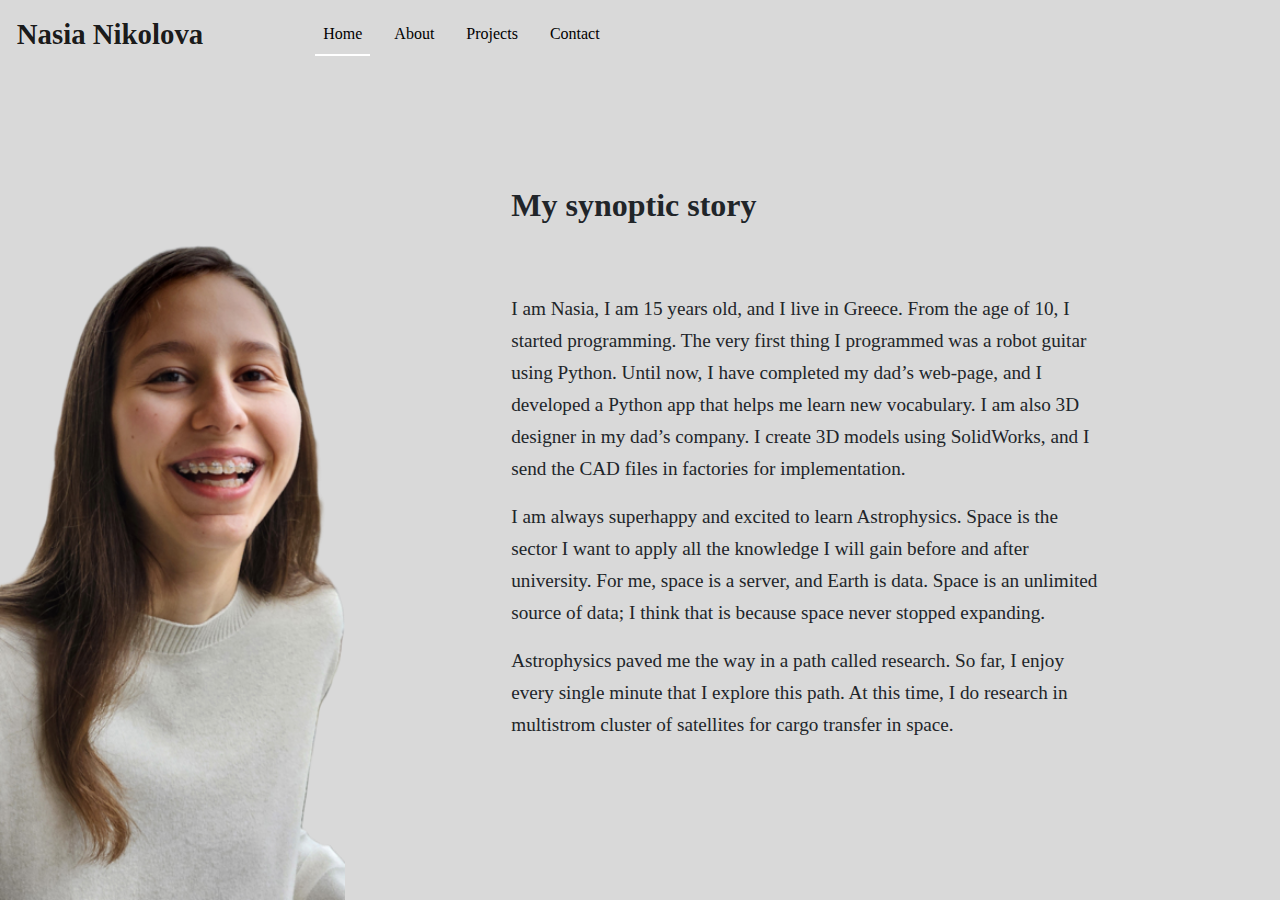
<file: index.html>
<!DOCTYPE html>
<html lang="en">

<head>
    <meta charset="UTF-8">
    <title>Nasia Nikolova Home</title>
    <link href="./css/bootstrap.min.css" rel="stylesheet"
        integrity="sha384-0evHe/X+R7YkIZDRvuzKMRqM+OrBnVFBL6DOitfPri4tjfHxaWutUpFmBp4vmVor" crossorigin="anonymous">
    <link rel="stylesheet" href="./css/style.css">
</head>

<body>
    <div id="main-container">
        <!-- This is the navbar made by bootstrap -->
        <nav class="navbar navbar-expand-lg bg-light my-navbar">
            <div class="container-fluid">
                <a class="navbar-brand" style="font-size: 1.8rem;"><b>Nasia Nikolova</b></a>
                <button class="navbar-toggler" type="button" data-bs-toggle="collapse"
                    data-bs-target="#navbarNavDropdown" aria-controls="navbarNavDropdown" aria-expanded="false"
                    aria-label="Toggle navigation">
                    <span class="navbar-toggler-icon"></span>
                </button>
                <div class="collapse navbar-collapse my-navbar-collapse" id="navbarNavDropdown">
                    <ul class="navbar-nav">
                        <li class="nav-item" id="home-navbar" style="border-bottom: 2px solid white;">
                            <a class="nav-link my-nav-link" id="home-link">Home</a>
                        </li>
                        <li class="nav-item" id="projects-navbar">
                            <a class="nav-link my-nav-link" id="about-link" href="./about.html">About</a>
                        </li>
                        <li class="nav-item" id="projects-navbar">
                            <a class="nav-link my-nav-link" id="projects-link" href="./projects.html">Projects</a>
                        </li>
                        <li class="nav-item" id="projects-navbar">
                            <a class="nav-link my-nav-link" id="contact-link" href="./contact.html">Contact</a>
                        </li>
                    </ul>
                </div>
            </div>
        </nav>
        <div id="home-page">
            <div id="home-container">
                <div id="myphoto-container">
                    <img id="my-picture" src="./images/me.png">
                </div>
                <section id="bio">
                    <div id="synoptic-title" class="my-intro-title">My synoptic story</div>
                    <div id="bio-description">
                        <p>I am Nasia, I am 15 years old, and I live in Greece. From the age of 10, I started
                            programming. The very first thing I programmed was a robot guitar using Python. Until now, I
                            have completed my dad’s web-page, and I developed a Python app that helps me learn new
                            vocabulary. I am also 3D designer in my dad’s company. I create 3D models using SolidWorks,
                            and I send
                            the CAD files in factories for implementation.
                        </p>
                        <p>I am always superhappy and excited to learn Astrophysics. Space is the sector I want to apply
                            all the knowledge I will gain before and after university. For me, space is a server, and
                            Earth is data. Space is an unlimited source of data; I think that is because space never
                            stopped expanding.

                        </p>
                        <p>
                            Astrophysics paved me the way in a path called research. So far, I enjoy every single minute
                            that I explore this path. At this time, I do research in multistrom cluster of satellites
                            for cargo transfer in space.

                        </p>
                    </div>
                </section>
            </div>
        </div>

    </div>
</body>

<script src="js/bootstrap.bundle.min.js"
    integrity="sha384-pprn3073KE6tl6bjs2QrFaJGz5/SUsLqktiwsUTF55Jfv3qYSDhgCecCxMW52nD2"
    crossorigin="anonymous"></script>
<script src="js/code.js"></script>

</html>
</file>
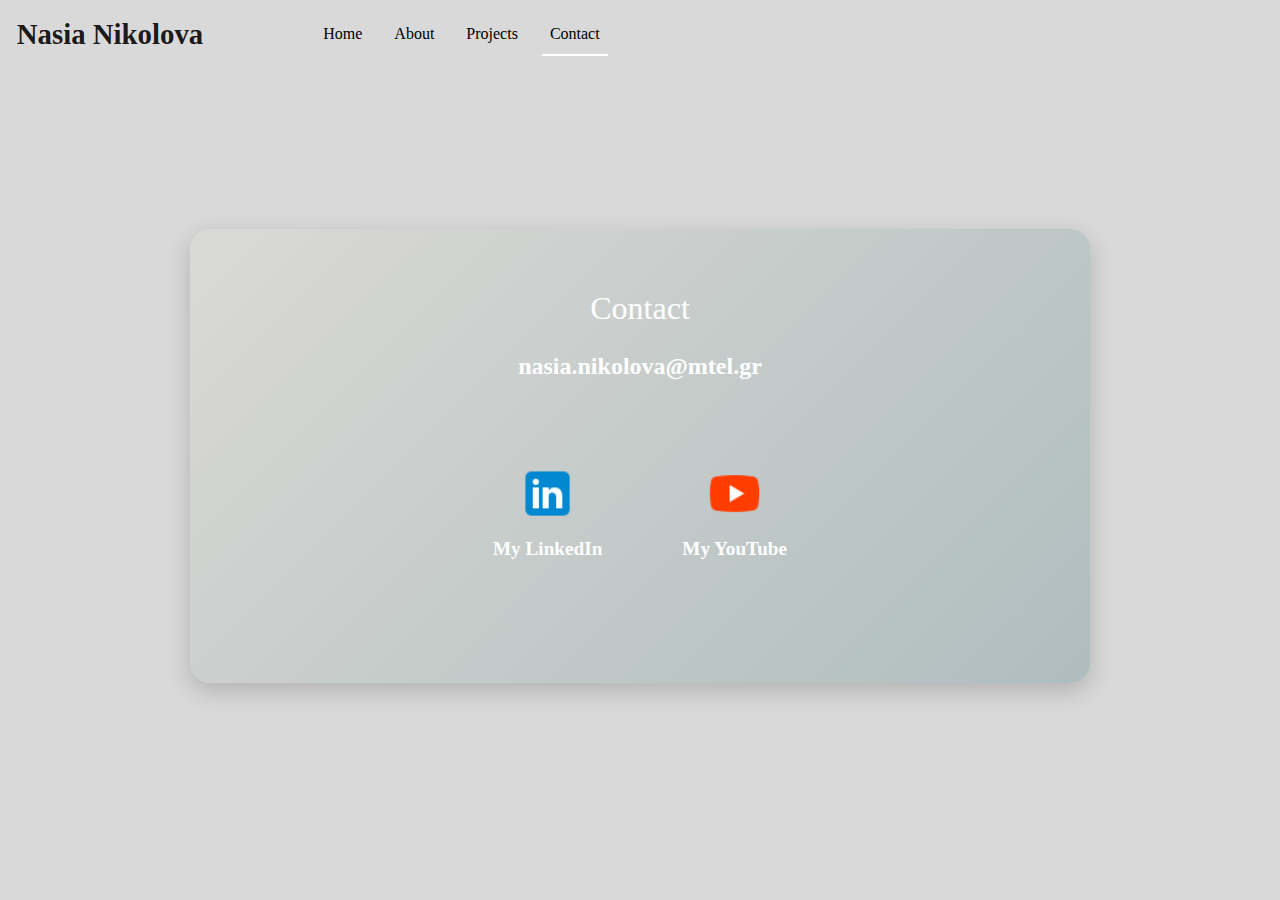
<file: contact.html>
<!DOCTYPE html>
<html lang="en">

<head>
    <meta charset="UTF-8">
    <title>Nasia Nikolova MIT xPRO presentation</title>
    <link href="./css/bootstrap.min.css" rel="stylesheet"
        integrity="sha384-0evHe/X+R7YkIZDRvuzKMRqM+OrBnVFBL6DOitfPri4tjfHxaWutUpFmBp4vmVor" crossorigin="anonymous">
    <link rel="stylesheet" href="./css/style.css">
</head>

<body>
    <div id="main-container">
        <!-- This is the navbar made by bootstrap -->
        <nav class="navbar navbar-expand-lg bg-light my-navbar">
            <div class="container-fluid">
                <a class="navbar-brand" style="font-size: 1.8rem;"><b>Nasia Nikolova</b></a>
                <button class="navbar-toggler" type="button" data-bs-toggle="collapse"
                    data-bs-target="#navbarNavDropdown" aria-controls="navbarNavDropdown" aria-expanded="false"
                    aria-label="Toggle navigation">
                    <span class="navbar-toggler-icon"></span>
                </button>
                <div class="collapse navbar-collapse my-navbar-collapse" id="navbarNavDropdown">
                    <ul class="navbar-nav">
                        <li class="nav-item" id="home-navbar">
                            <a class="nav-link my-nav-link" id="home-link" href="/index.html">Home</a>
                        </li>
                        <li class="nav-item" id="projects-navbar">
                            <a class="nav-link my-nav-link" id="about-link" href="/about.html">About</a>
                        </li>
                        <li class="nav-item" id="projects-navbar">
                            <a class="nav-link my-nav-link" id="projects-link" href="/projects.html">Projects</a>
                        </li>
                        <li class="nav-item" id="projects-navbar" style="border-bottom: 2px solid white;">
                            <a class="nav-link my-nav-link" id="contact-link">Contact</a>
                        </li>
                    </ul>
                </div>
            </div>
        </nav>
        <div id="contact-page">
            <div id="contact-container">
                <section id="contact">
                    <h2>Contact</h2>

                    <p class="contact-email">nasia.nikolova@mtel.gr</p>

                    <div class="social-icons">

                        <a href="https://www.linkedin.com/in/nasianikolova" class="social-item" target="_blank">
                            <img src="/images/linkedIn.png" alt="LinkedIn">
                            <span>My LinkedIn</span>
                        </a>

                        <a href="https://www.youtube.com/@Nasia-Nikolova" class="social-item" target="_blank">
                            <img src="/images/youtube.png" alt="YouTube">
                            <span>My YouTube</span>
                        </a>

                    </div>
                </section>

            </div>
        </div>

    </div>
</body>

<script src="js/bootstrap.bundle.min.js"
    integrity="sha384-pprn3073KE6tl6bjs2QrFaJGz5/SUsLqktiwsUTF55Jfv3qYSDhgCecCxMW52nD2"
    crossorigin="anonymous"></script>
<script src="js/code.js"></script>

</html>
</file>
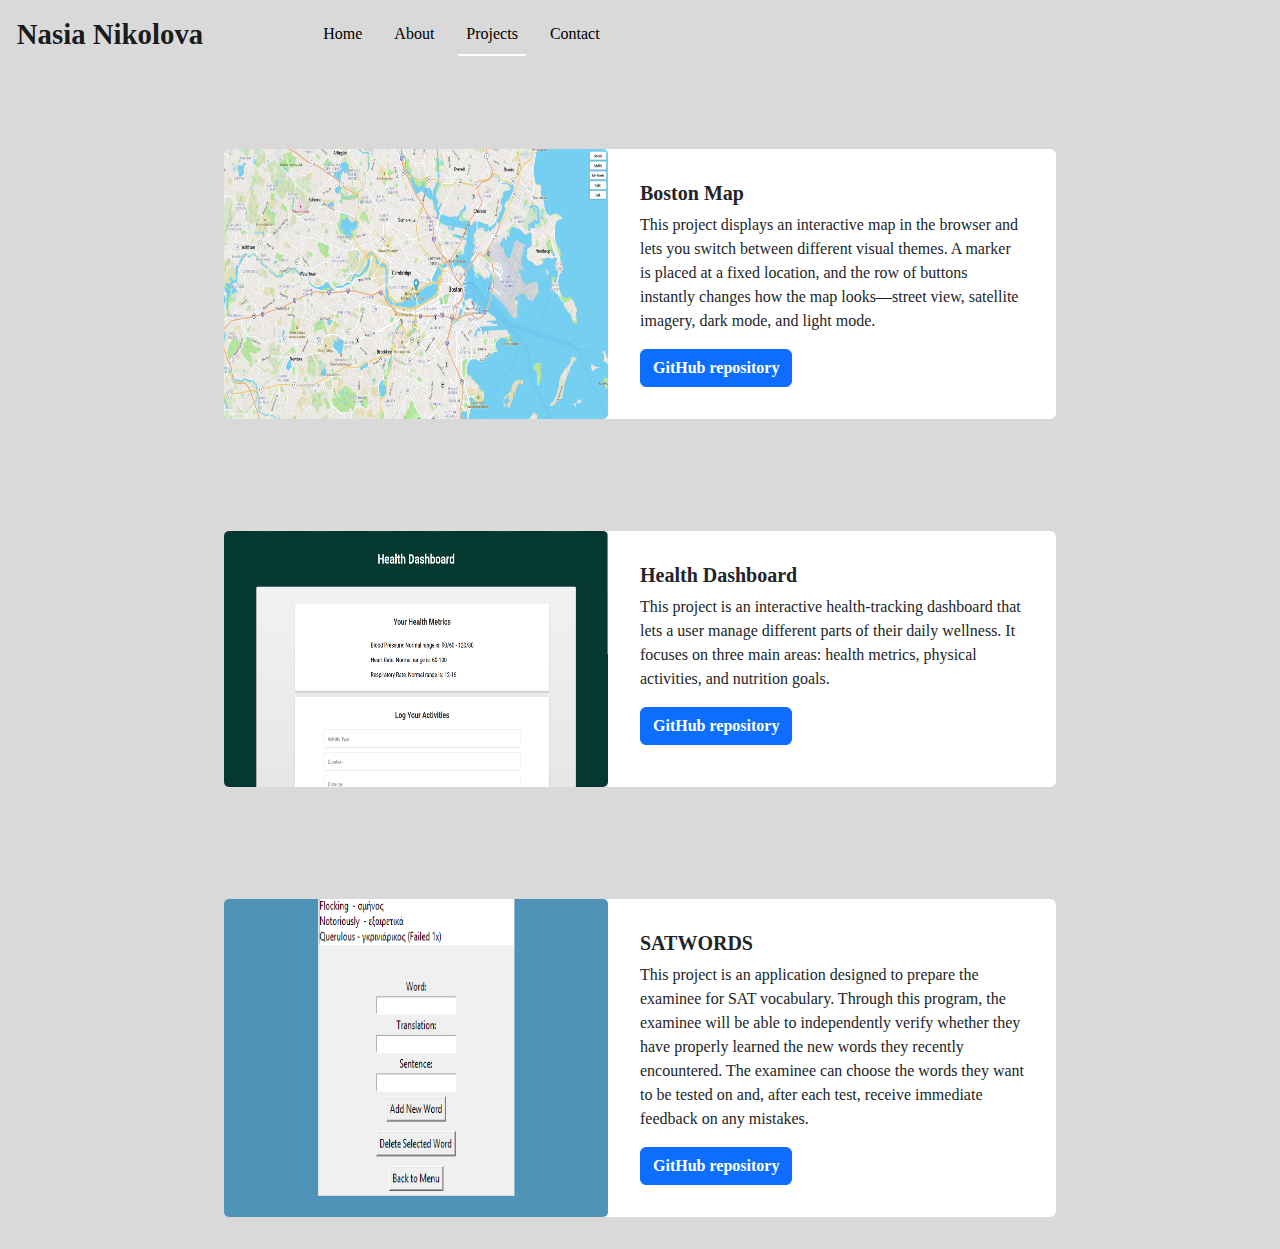
<file: projects.html>
<!DOCTYPE html>
<html lang="en">

<head>
    <meta charset="UTF-8">
    <title>Nasia Nikolova Projects</title>
    <link href="./css/bootstrap.min.css" rel="stylesheet"
        integrity="sha384-0evHe/X+R7YkIZDRvuzKMRqM+OrBnVFBL6DOitfPri4tjfHxaWutUpFmBp4vmVor" crossorigin="anonymous">
    <link rel="stylesheet" href="./css/style.css">
</head>

<body>
    <div id="main-container">
        <!-- This is the navbar made by bootstrap -->
        <nav class="navbar navbar-expand-lg bg-light my-navbar">
            <div class="container-fluid">
                <a class="navbar-brand" style="font-size: 1.8rem;"><b>Nasia Nikolova</b></a>
                <button class="navbar-toggler" type="button" data-bs-toggle="collapse"
                    data-bs-target="#navbarNavDropdown" aria-controls="navbarNavDropdown" aria-expanded="false"
                    aria-label="Toggle navigation">
                    <span class="navbar-toggler-icon"></span>
                </button>
                <div class="collapse navbar-collapse my-navbar-collapse" id="navbarNavDropdown">
                    <ul class="navbar-nav">
                        <li class="nav-item" id="home-navbar">
                            <a class="nav-link my-nav-link" id="home-link" href="./index.html">Home</a>
                        </li>
                        <li class="nav-item" id="projects-navbar">
                            <a class="nav-link my-nav-link" id="about-link" href="./about.html">About</a>
                        </li>
                        <li class="nav-item" id="projects-navbar" style="border-bottom: 2px solid white;">
                            <a class="nav-link my-nav-link" id="projects-link">Projects</a>
                        </li>
                        <li class="nav-item" id="projects-navbar">
                            <a class="nav-link my-nav-link" id="contact-link" href="./contact.html">Contact</a>
                        </li>
                    </ul>
                </div>
            </div>
        </nav>
        <div id="projects-page">

            <div id="projects-container">
                <div id="project7">

                    <div class="card my-card-vertical">
                        <div id="img-container">
                            <img src="./images/picture1.png" class="card-img-top my-card-img">
                        </div>
                        <div class="card-body">
                            <h5 class="card-title">Boston Map</h5>
                            <p class="card-text">This project displays an interactive map
                                in the browser and lets you switch between different visual themes. A marker is placed
                                at a fixed location, and the row of buttons instantly changes how the map looks—street
                                view, satellite imagery, dark mode, and light mode.</p>
                            <a href="https://nasianikolova.github.io/boston-map" target="_blank"
                                class="btn btn-primary"><b>GitHub repository</b></a>
                        </div>
                    </div>
                </div>
                <div id="project8">



                    <div class="card my-card-vertical">
                        <div id="img-container">
                            <img src="./images/picture2.png" class="card-img-top my-card-img">
                        </div>
                        <div class="card-body">
                            <h5 class="card-title">Health Dashboard</h5>
                            <p class="card-text">This project is an interactive health‑tracking dashboard that lets a
                                user manage different parts of their daily wellness. It focuses on three main areas:
                                health metrics, physical activities, and nutrition goals.</p>
                            <a href="https://nasianikolova.github.io/health-dashboard" target="_blank"
                                class="btn btn-primary"><b>GitHub repository</b></a>
                        </div>
                    </div>
                </div>
                <div id="project9">

                    <div class="card my-card-vertical">
                        <div id="img-container">
                            <img src="./images/picture3.png" class="card-img-top my-card-img">
                        </div>
                        <div class="card-body">
                            <h5 class="card-title">SATWORDS</h5>
                            <p class="card-text">This project is an application designed to prepare the examinee
                                for SAT vocabulary. Through this program, the examinee will be able to independently
                                verify whether they have properly learned the new
                                words they recently encountered. The examinee can choose the words they want to be
                                tested on and, after each test, receive immediate feedback on any mistakes.</p>
                            <a href="https://github.com/nasianikolova/satwords" target="_blank"
                                class="btn btn-primary"><b>GitHub repository</b></a>
                        </div>
                    </div>
                </div>
            </div>
        </div>

    </div>
</body>

<script src="js/bootstrap.bundle.min.js"
    integrity="sha384-pprn3073KE6tl6bjs2QrFaJGz5/SUsLqktiwsUTF55Jfv3qYSDhgCecCxMW52nD2"
    crossorigin="anonymous"></script>
<script src="js/code.js"></script>

</html>
</file>
<file: css/style.css>
html,
body {
    height: 100%;
    width: 100%;
    font-family: Calibri;
    background-color: rgb(217, 217, 217);
}

#home-script,
#info-script,
#projects-script {
    cursor: pointer;
}

#pages {
    height: 100%;
    width: 100%;
}

.navbar {

    width: 100%;
    background-color: rgb(217, 217, 217) !important;
}

.nav-item {
    margin-left: 1rem;
}

.navbar-brand {
    margin-left: 0.3rem;
}

#main-container {
    height: 100%;
    width: 100%;
    display: flex;
    flex-direction: column;
}

#yt-video {
    height: 24rem;
    width: 45rem;
    border-radius: 5px;
}

#contact-data {
    border: 1px solid black;
    border-radius: 7px;
    height: 30rem;
    width: 40rem;
}

#email,
#linkedIn,
#phone {
    width: 100%;
    height: 33%;
    display: flex;
    flex-direction: row;
}

#logo {
    flex-basis: 30%;
    justify-content: center;
    align-items: center;
    display: flex;
}

#linkRef {
    flex-basis: 60%;
    justify-content: center;
    align-items: center;
    display: flex;
    padding: 2rem;
    flex-direction: column;
}

#content {
    cursor: pointer;
    width: 100%;
    line-height: 3rem;
    text-align: center;
    border: 1px solid transparent;
    border-radius: 7px;
}

#content:hover {
    border-color: black;
}

a {
    text-decoration: none;
    color: inherit;
}

a:hover {
    color: inherit;
}

#separator {
    border: solid 1px red;
    height: 45%;
    margin: 0 2rem;
}

#sep-container {
    flex-basis: 10%;
    display: flex;
    justify-content: center;
    align-items: center;
}

#mes-tran {
    font-size: 10px;
    text-align: right;
    width: 100%;
    margin-top: 3px;
}

#welcome-contact {
    text-align: center;
    margin-top: 1rem;
}

#bio-start {
    height: 100%;
    width: 100%;
}

#video-introduction {
    height: 100%;
    flex-basis: 50%;
}

#see-video {
    text-align: center;
    height: 18%;
    width: 100%;
    display: flex;
    justify-content: center;
    align-items: end;
}

#video-presentation {
    height: 100%;
    width: 100%;
    justify-content: center;
    align-items: center;
    display: flex;
}

#biography {
    display: flex;
    flex-direction: column;
    height: 100%;
}

#see-biography {
    height: 18%;
    display: flex;
    justify-content: center;
    align-items: end;
    text-align: center;
}

#image {
    height: 45%;
    display: flex;
    justify-content: center;
    align-items: center;
    margin-top: 1rem;
}

#my-face {
    height: 15rem;
    width: 10rem;
    border-radius: 6%;
}

#bio-presentation {
    height: auto;
    padding: 1rem 2rem;
    margin: 2rem;
    display: flex;
    flex-direction: column;
    justify-content: center;
    align-items: center;
}

#job {
    margin-top: 0.3rem;
    color: gray;
    font-size: 12px;
}

#my-name {
    font-weight: bolder;
    font-size: 16px;
}

#real-text {
    margin-top: 1.3rem;
}

#contact-me {
    font-style: italic;
}

#visit-linkedin:hover,
#visit-contact:hover {
    text-decoration: underline burlywood;
    font-weight: bold;
    cursor: pointer;
}

#home-page {
    display: flex;
    flex-direction: row;
    overflow-y: scroll;
    height: 100%;
}

#home-container {
    display: flex;
    flex-direction: row;
    overflow-y: scroll;
    height: 100%;
}


#intro {
    display: flex;
    flex-direction: row;
    align-items: center;
    background-color: #eeeae6;
    height: 50rem;
    width: 100%;
    padding: 3rem;
}

#bio {
    justify-content: center;
    display: flex;
    flex-direction: column;
    row-gap: 2rem;
    height: 50rem;
    width: 100%;
    padding: 11rem;
}

#contact-button {
    background-color: bisque;
    text-align: center;
    width: 9rem;
    height: 3rem;
    line-height: 2.7rem;
    border-radius: 6px;
    transform: translateX(-50%);
    margin-left: 50%;
    cursor: pointer;
}

#contact-button:hover {
    border: 1px solid black;
}

#feel-impressed {
    text-align: center;
    font-weight: bold;
}

#starting-data {
    display: flex;
    flex-direction: column;
}

#personal-photo {
    height: auto;
    width: 13rem;
    border: 1px solid black;
    border-radius: 10px;
}

#fdrow1 {
    text-align: center;
}

#fdrow2 {
    display: flex;
    justify-content: center;
    margin-top: 2rem;
}

#projects-start {
    height: 100%;
    display: flex;
    flex-direction: column;
    overflow-y: scroll;
}

#projects-container {
    display: flex;
    flex-direction: column;
    align-items: center;
    width: 100%;
    padding-left: 15%;
    padding-right: 15%;
}

#project7,
#project8,
#project9 {
    flex-basis: 33%;
    padding: 2rem;
    display: flex;
    justify-content: center;
    align-items: center;
    cursor: pointer;
    margin-top: 3rem;
}

#real-project7,
#real-project8,
#real-project9 {
    height: 90%;
    width: 60%;
    border: 1px solid black;
    border-radius: 10px;
    display: flex;
    flex-direction: column;
    background-color: darkgray;
}

#project-title {
    flex-basis: 10%;
    text-align: center;
}

#project-image-7,
#project-image-8,
#project-image-9 {
    flex-basis: 30%;
}

#project-features {
    flex-basis: 60%;
    display: flex;
    flex-direction: column;
}

#pr7-image,
#pr8-image,
#pr9-image {
    height: 100%;
    width: 100%;
}

#lisence {
    flex-basis: 50%;
    display: flex;
    flex-direction: row;
    font-size: 0.8rem;
}

#link-click {
    flex-basis: 50%;
    display: flex;
    flex-direction: row;
}

#check-button {
    flex-basis: 10%;
    display: flex;
    justify-content: center;
    align-items: center;
}

#texting {
    flex-basis: 90%;
    display: flex;
    justify-content: center;
    align-items: center;
    font-size: 1rem;
}

.my-card-vertical {
    border: none;
    width: 100%;
    flex-direction: row;
    min-height: 16rem;
    cursor: auto;
}

.my-card-img {
    height: 100%;
    width: 24rem;
    border-radius: 5px;
}


.my-navbar-collapse {
    margin-left: 5rem;
    border-bottom-left-radius: 14px;
}

.my-nav-link {
    color: black;
}

.my-nav-link:hover {
    color: black;
}

.my-home-panel {
    background: linear-gradient(70deg, #7a8e9f 0%, rgba(122, 142, 159, 0.7) 40%, #7a8e9f 100%);
    height: 34rem;
    width: 100%;
    display: flex;
    flex-direction: row;
    justify-content: center;
    align-items: center;
}

#my-picture {
    height: 90%;
    position: absolute;
    bottom: 0;

}

.my-title-wrapper {
    display: flex;
    flex-direction: column;
    justify-content: center;
    align-items: center;
    width: 30rem;
}

.my-button-wrapper {
    display: flex;
    justify-content: center;
    flex-direction: row;
    column-gap: 1rem;
    margin-top: 1rem;
}

.my-contact-wrapper {
    display: flex;
    justify-content: flex-end;
    flex-direction: column;
    align-items: center;
}

.my-color-mw {
    color: rgba(0, 0, 0, 0.75);
}

.my-link:hover {
    color: rgba(0, 0, 0, 1);
}

#my-intro-text {
    height: 100%;
    display: flex;
    justify-content: center;
    align-items: center;
    flex-direction: column;
    width: 50%;
}

#my-bio-image {
    width: 100%;
    height: 50%;
    display: flex;
    justify-content: center;
    align-items: center;
}

#my-biography {
    height: 100%;
    width: 50%;
    display: flex;
    justify-content: center;
    align-items: center;
    flex-direction: column;
    padding-right: 4rem;
}

.my-intro-title {
    font-weight: bold;
    font-size: 2rem;
}

#my-contact-data {
    display: flex;
    flex-direction: column;
    align-items: flex-start;
    font-size: 1.2rem;
}

.my-contact-names {
    width: 6rem;
    text-align: right;
    font-weight: bold;
    margin-right: 1rem;
}

#my-bio-img-contacts {
    width: 50%;
    display: flex;
    flex-direction: column;
    justify-content: center;
}

#ways-to-contact {
    display: flex;
    flex-direction: column;
    align-items: center;
}

#bio-description {
    margin-top: 2rem;
    line-height: 2rem;
    font-size: 1.2rem;
}

#youtube-video {
    width: 50%;
    height: 100%;
    justify-content: center;
    align-items: center;
    display: flex;
}

#img-container {
    display: flex;
    justify-content: center;
    align-items: center;
}

#myphoto-container {
    position: relative;
    width: 41%;
}

.card-body {
    padding: 2rem !important;
}

.card-title {
    font-weight: bold;
}

#projects-welc {
    font-size: 3rem;
    color: white;
    font-weight: bold;
}


#about-page {
    display: flex;
    justify-content: center;
    align-items: center;
    height: 100%;
}

#about-container {
    display: flex;
    flex-direction: column;
    row-gap: 3rem;
}

#about-title-1 {
    text-align: center;
    font-size: 2.5rem;
}

#about-title-2 {
    text-align: center;
    font-size: 1.5rem;
}

#contact {
    background: linear-gradient(135deg, #dfdbc93b, #86a1a480);;
    padding: 120px;
    margin: 0 auto;
    margin-top: 160px;
    border-radius: 20px;
    color: #ffffff;
    max-width: 900px;
    text-align: center;
    box-shadow: 0 8px 25px rgba(0, 0, 0, 0.18);
}

#contact h2 {
    margin-top: -20px;
    margin-bottom: 10px;
    position: relative;
    top: -40px;
}

.contact-email {
    font-size: 1.5em;
    font-weight: bold;
    margin-bottom: 50px;
    position: relative;
    top: -30px;
}

.social-icons {
    display: flex;
    justify-content: center;
    gap: 80px;
    margin-top: 40px;
}

.social-item {
    display: flex;
    flex-direction: column;
    align-items: center;
    text-decoration: none;
    color: white;
}

.social-item img {
    width: 59px;
    height: 59px;
    object-fit: contain;
    margin-bottom: 12px;
}

.social-item span {
    font-size: 1.2em;
    font-weight: bold;
}
</file>
